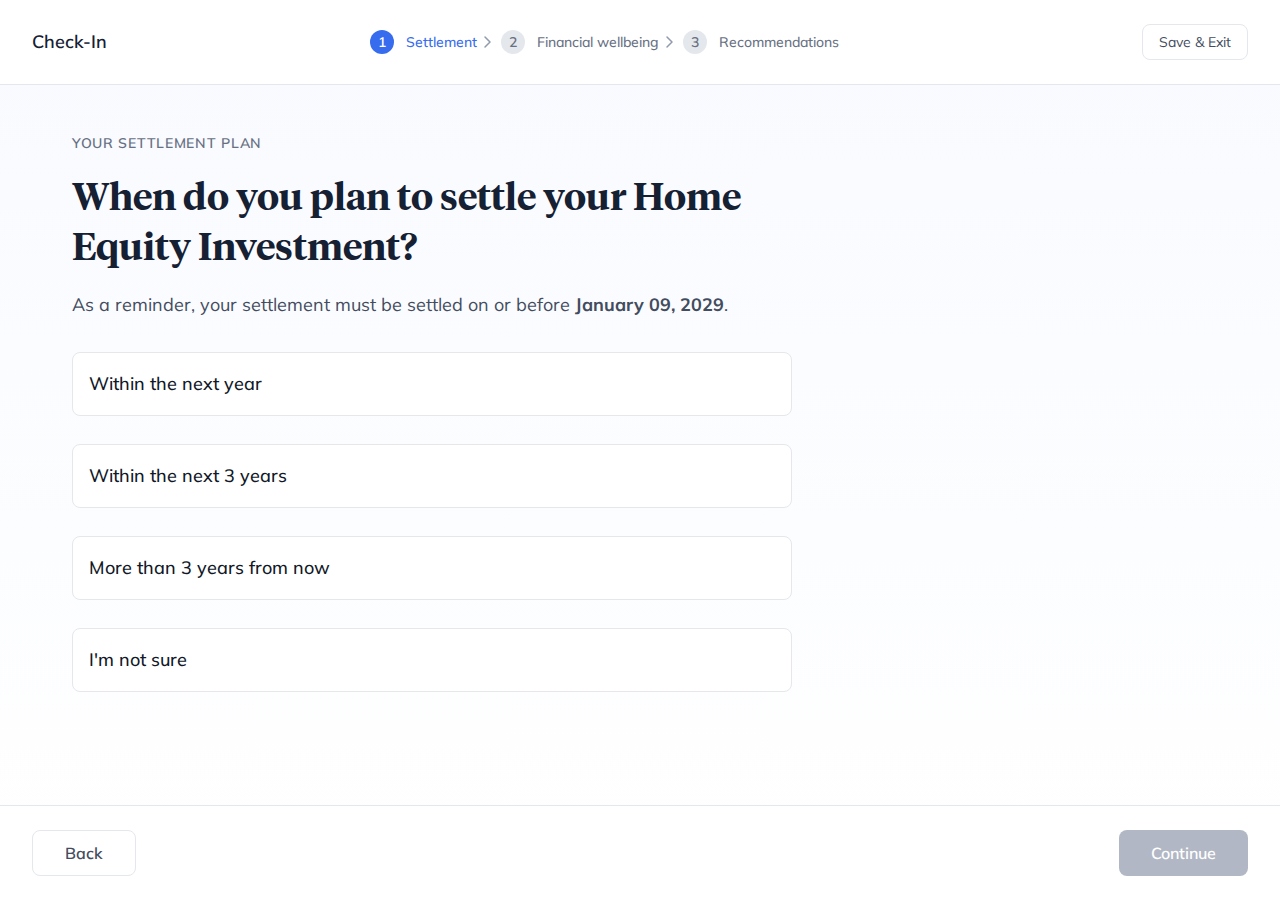
<file: index.html>
<!DOCTYPE html>
<html lang="en">
<head>
    <meta charset="UTF-8">
    <meta name="viewport" content="width=device-width, initial-scale=1.0">
    <title>Check-in Survey</title>
    <link rel="stylesheet" href="styles.css">
    <link href="https://fonts.googleapis.com/css2?family=Mulish:wght@400;500;600&display=swap" rel="stylesheet">
</head>
<body>
    <div class="app-container">
        <div class="top-nav">
            <div class="nav-left">
                <span class="brand">Check-In</span>
            </div>
            <div class="progress-steps">
                <div class="step active">
                    <span class="step-number">1</span>
                    <span class="step-text">Settlement</span>
                </div>
                <div class="step">
                    <span class="step-number">2</span>
                    <span class="step-text">Financial wellbeing</span>
                </div>
                <div class="step">
                    <span class="step-number">3</span>
                    <span class="step-text">Recommendations</span>
                    <span class="badge">0</span>
                </div>
            </div>
            <div class="nav-right">
                <button class="save-exit-btn">Save & Exit</button>
            </div>
        </div>

        <main class="main-content">
            <div class="question-container">
                <span class="question-label">YOUR SETTLEMENT PLAN</span>
                <h1 class="question-title">When do you plan to settle your Home Equity Investment?</h1>
                <p class="question-reminder">As a reminder, your settlement must be settled on or before <strong>January 01, 2032</strong></p>
                
                <div class="options">
                    <label class="option-wrapper">
                        <input type="radio" name="settlement" value="within-year">
                        <div class="option">
                            <div class="option-text">
                                <span class="option-title">Within the next year</span>
                                <span class="option-helper">Lorem ipsum dolor sit amet, consectetur adipiscing elit.</span>
                            </div>
                        </div>
                    </label>

                    <label class="option-wrapper">
                        <input type="radio" name="settlement" value="within-three-years">
                        <div class="option">
                            <div class="option-text">
                                <span class="option-title">Within the next 3 years</span>
                                <span class="option-helper">Lorem ipsum dolor sit amet, consectetur adipiscing elit.</span>
                            </div>
                        </div>
                    </label>

                    <label class="option-wrapper">
                        <input type="radio" name="settlement" value="more-than-three">
                        <div class="option">
                            <div class="option-text">
                                <span class="option-title">More than 3 years from now</span>
                                <span class="option-helper">Lorem ipsum dolor sit amet, consectetur adipiscing elit.</span>
                            </div>
                        </div>
                    </label>

                    <label class="option-wrapper">
                        <input type="radio" name="settlement" value="not-sure">
                        <div class="option">
                            <div class="option-text">
                                <span class="option-title">I'm not sure</span>
                            </div>
                        </div>
                    </label>
                </div>
            </div>
        </main>

        <footer class="navigation">
            <button class="nav-btn back-btn">Back</button>
            <button class="nav-btn continue-btn" disabled>Continue</button>
        </footer>
    </div>
    <script src="script.js"></script>
</body>
</html>
</file>
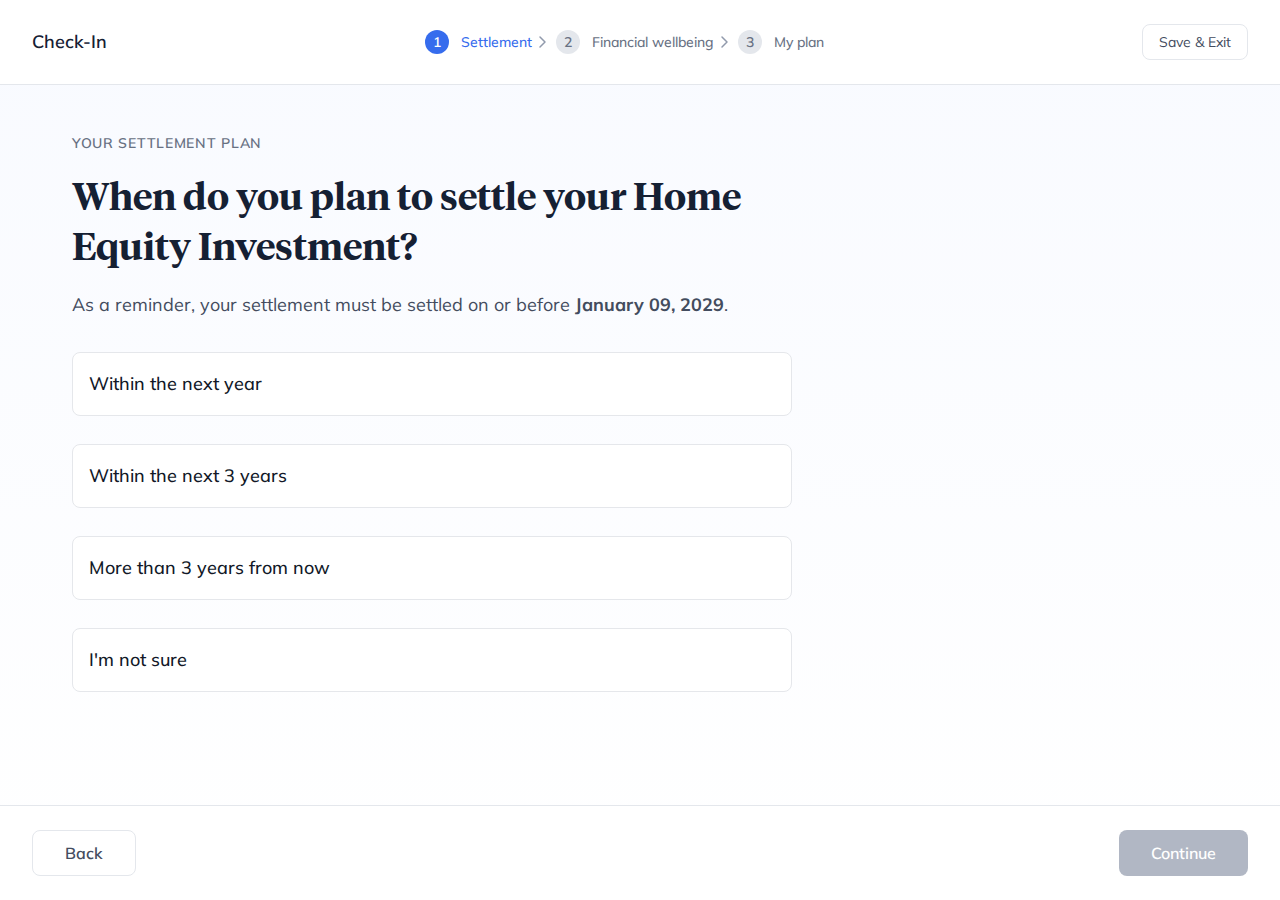
<file: check-in.html>
<!DOCTYPE html>
<html lang="en">
<head>
    <meta charset="UTF-8">
    <meta name="viewport" content="width=device-width, initial-scale=1.0">
    <title>Check-in Survey</title>
    <link rel="stylesheet" href="styles.css">
    <link href="https://fonts.googleapis.com/css2?family=Mulish:wght@400;500;600&display=swap" rel="stylesheet">
</head>
<body>
    <div class="app-container">
        <div class="top-nav">
            <div class="nav-left">
                <span class="brand">Check-In</span>
            </div>
            <div class="progress-steps">
                <div class="step active">
                    <span class="step-number">1</span>
                    <span class="step-text">Settlement</span>
                </div>
                <div class="step">
                    <span class="step-number">2</span>
                    <span class="step-text">Financial wellbeing</span>
                </div>
                <div class="step">
                    <span class="step-number">3</span>
                    <span class="step-text">My plan</span>
                </div>
            </div>
            <div class="nav-right">
                <button class="save-exit-btn">Save & Exit</button>
            </div>
        </div>

        <main class="main-content">
            <div class="question-container">
                <span class="question-label">YOUR SETTLEMENT PLAN</span>
                <h1 class="question-title">When do you plan to settle your Home Equity Investment?</h1>
                <p class="question-reminder">As a reminder, your settlement must be settled on or before <strong>January 01, 2032</strong></p>
                
                <div class="options">
                    <label class="option-wrapper">
                        <input type="radio" name="settlement" value="within-year">
                        <div class="option">
                            <div class="option-text">
                                <span class="option-title">Within the next year</span>
                                <span class="option-helper">Lorem ipsum dolor sit amet, consectetur adipiscing elit.</span>
                            </div>
                        </div>
                    </label>

                    <label class="option-wrapper">
                        <input type="radio" name="settlement" value="within-three-years">
                        <div class="option">
                            <div class="option-text">
                                <span class="option-title">Within the next 3 years</span>
                                <span class="option-helper">Lorem ipsum dolor sit amet, consectetur adipiscing elit.</span>
                            </div>
                        </div>
                    </label>

                    <label class="option-wrapper">
                        <input type="radio" name="settlement" value="more-than-three">
                        <div class="option">
                            <div class="option-text">
                                <span class="option-title">More than 3 years from now</span>
                                <span class="option-helper">Lorem ipsum dolor sit amet, consectetur adipiscing elit.</span>
                            </div>
                        </div>
                    </label>

                    <label class="option-wrapper">
                        <input type="radio" name="settlement" value="not-sure">
                        <div class="option">
                            <div class="option-text">
                                <span class="option-title">I'm not sure</span>
                            </div>
                        </div>
                    </label>
                </div>
            </div>
        </main>

        <footer class="navigation">
            <button class="nav-btn back-btn">Back</button>
            <button class="nav-btn continue-btn" disabled>Continue</button>
        </footer>
    </div>
    <script src="script.js"></script>
</body>
</html>
</file>
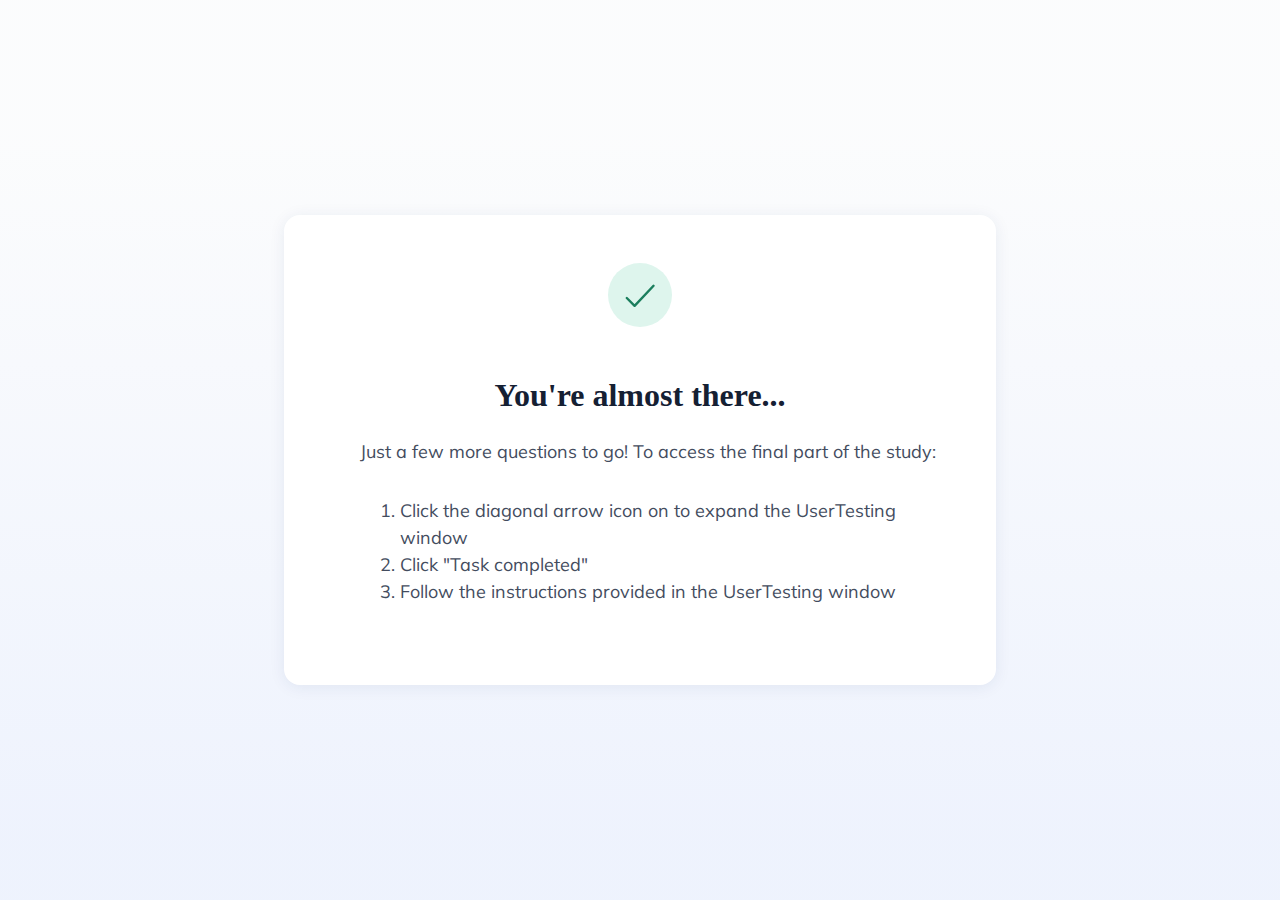
<file: success.html>
<!DOCTYPE html>
<html lang="en">
<head>
    <meta charset="UTF-8">
    <meta name="viewport" content="width=device-width, initial-scale=1.0">
    <title>Thank You - Home Equity Coach</title>
    <link href="https://fonts.googleapis.com/css2?family=Mulish:wght@400;500;600;700&display=swap" rel="stylesheet">
    <style>
        body {
            background: linear-gradient(180deg, rgba(250, 251, 252, 0.75) 15%, rgba(225, 233, 252, 0.56) 92.87%), #FFF;
            font-family: 'Mulish', sans-serif;
            margin: 0;
            min-height: 100vh;
            display: flex;
            flex-direction: column;
            align-items: center;
            justify-content: center;
        }
        .success-card {
            background: #fff;
            border-radius: 16px;
            box-shadow: 0 2px 16px rgba(26, 51, 101, 0.08);
            padding: 48px 56px;
            max-width: 600px;
            width: 90%;
            text-align: center;
        }
        .success-title {
            font-family: 'Tiempos Headline', serif;
            font-size: 32px;
            font-weight: 700;
            color: #152033;
            margin-bottom: 24px;
        }
        .success-message {
            font-size: 18px;
            color: #434C5E;
            line-height: 1.5;
            margin-left: 20px;
            margin-bottom: 32px;
            text-align: left;

        }
        .success-icon {
            width: 64px;
            height: 64px;
            margin-bottom: 24px;
        }
    </style>
</head>
<body>
    <div class="success-card">
        <img src="assets/checkmark.svg" alt="Success" class="success-icon">
        <h1 class="success-title">You're almost there...</h1>
        <p class = "success-message">Just a few more questions to go! To access the final part of the study: </p>
            <ol class = "success-message"><li>Click the diagonal arrow icon on to expand the UserTesting window</li>
                <li>Click "Task completed"</li>
                <li>Follow the instructions provided in the UserTesting window</li>
            </ol>
       
    </div>
</body>
</html>
</file>
<file: styles.css>
@font-face {
    font-family: "Tiempos Headline";
    src: url("fonts/TiemposHeadline-Semibold.otf") format("opentype");
    font-weight: 600;
    font-style: normal;
    font-display: swap;
}

:root {
    --primary-color: #366CED;
    --secondary-color: #F5A623;
    --background-color: #FFFFFF;
    --text-color: #434C5E;
    --header-color: #152033;
    --neutral-30: #E4E7EC;
    --neutral-200: #919AAC;
    --neutral-300: #687183;
    --neutral-400: #434C5E;
    --neutral-500: #152033;
    --border-radius: 8px;
    --transition-speed: 0.3s;
}

* {
    margin: 0;
    padding: 0;
    box-sizing: border-box;
}

body {
    font-family: 'Mulish', sans-serif;
    background-color: var(--background-color);
    color: var(--text-color);
    line-height: 30px;
    font-size: 18px;
    min-height: 100vh;
}

.app-container {
    min-height: 100vh;
    display: flex;
    flex-direction: column;
    background: linear-gradient(180deg, #F8FAFF 0%, rgba(248, 250, 255, 0) 100%);
}

/* Top Navigation */
.top-nav {
    display: flex;
    justify-content: space-between;
    align-items: center;
    padding: 1.5rem 2rem;
    border-bottom: 1px solid var(--neutral-30);
    background: white;
    position: fixed;
    top: 0;
    left: 0;
    right: 0;
    z-index: 100;
    width: 100%;
    box-sizing: border-box;
}

.brand {
    font-weight: 600;
    color: var(--header-color);
}

.progress-steps {
    display: flex;
    gap: 1.5rem;
    align-items: center;
}

.step {
    display: flex;
    align-items: center;
    gap: 0.75rem;
    color: var(--neutral-300);
    position: relative;
}

.step.active {
    color: var(--primary-color);
}

.step.completed {
    color: var(--neutral-300);
}

.step-number {
    display: flex;
    align-items: center;
    justify-content: center;
    width: 24px;
    height: 24px;
    min-width: 24px;
    border-radius: 50%;
    background-color: var(--neutral-30);
    font-size: 14px;
    font-weight: 600;
    flex-shrink: 0;
}

.step.active .step-number {
    background-color: var(--primary-color);
    color: white;
}

.step.completed .step-number {
    background-color: var(--neutral-30);
    color: var(--neutral-300);
}

.step-text {
    font-size: 14px;
    font-weight: 500;
    white-space: normal;
    text-align: left;
    line-height: 1.2;
}

/* Add arrow between steps */
.step:not(:last-child)::after {
    content: '';
    display: block;
    width: 20px;
    height: 20px;
    background-image: url("data:image/svg+xml,%3Csvg width='20' height='20' viewBox='0 0 20 20' fill='none' xmlns='http://www.w3.org/2000/svg'%3E%3Cpath d='M8 5L13 10L8 15' stroke='%23919AAC' stroke-width='1.5' stroke-linecap='round' stroke-linejoin='round'/%3E%3C/svg%3E");
    position: absolute;
    right: -1.25rem;
    top: 50%;
    transform: translateY(-50%);
    flex-shrink: 0;
}

.save-exit-btn {
    padding: 0.5rem 1rem;
    border: 1px solid var(--neutral-30);
    border-radius: var(--border-radius);
    background: transparent;
    color: var(--text-color);
    font-family: 'Mulish', sans-serif;
    font-size: 14px;
    cursor: pointer;
    transition: all var(--transition-speed) ease-in-out;
    white-space: nowrap;
}

.save-exit-btn:hover {
    border-color: var(--neutral-300);
}

/* Badge Styles */
.badge {
    background: rgba(37, 190, 138, 0.35);
    color: #25BE8A;
    font-size: 12px;
    font-weight: 600;
    min-width: 20px;
    height: 20px;
    border-radius: 4px;
    display: flex;
    align-items: center;
    justify-content: center;
    padding: 0 6px;
    margin-left: 8px;
    opacity: 0;
    transform: scale(0.5);
    transition: all var(--transition-speed) cubic-bezier(0.4, 0, 0.2, 1);
    flex-shrink: 0;
}

.badge.visible {
    opacity: 1;
    transform: scale(1);
}

@keyframes badgePop {
    0% {
        transform: scale(0.5);
    }
    50% {
        transform: scale(1.1);
    }
    100% {
        transform: scale(1);
    }
}

.badge.animate {
    animation: badgePop 0.3s cubic-bezier(0.4, 0, 0.2, 1);
}

/* Mobile Responsive Styles */
@media screen and (max-width: 768px) {
    .top-nav {
        padding: 1rem;
    }

    .progress-steps {
        padding-right: 120px; /* Smaller space for Recommendations on mobile */
    }

    .step {
        gap: 0.5rem;
    }

    .step-text {
        font-size: 12px;
    }

    .step:last-child {
        padding-left: 1rem;
    }

    .nav-left {
        width: 100%;
        text-align: center;
    }

    .step:not(:last-child)::after {
        right: -0.5rem;
        width: 12px;
        height: 12px;
    }

    .step-number {
        width: 24px;
        height: 24px;
        min-width: 24px;
        font-size: 12px;
        flex-shrink: 0;
    }

    .badge {
        min-width: 18px;
        height: 18px;
        font-size: 11px;
        margin-left: 4px;
        flex-shrink: 0;
    }

    .nav-right {
        width: 100%;
        display: flex;
        justify-content: center;
    }

    .save-exit-btn {
        width: 100%;
        text-align: center;
        padding: 0.75rem 1rem;
    }
}

@media screen and (max-width: 480px) {
    .progress-steps {
        gap: 0.25rem;
    }

    .step-text {
        max-width: 60px;
        font-size: 11px;
    }

    .step:not(:last-child)::after {
        right: -0.25rem;
        width: 10px;
        height: 10px;
    }
}

/* Main Content */
.main-content {
    flex: 1;
    padding: 8rem 2rem 12rem 2rem;
    max-width: 1200px;
    margin: 0 auto;
    width: 100%;
    overflow-y: auto;
    position: relative;
}

.question-container {
    max-width: 720px;
}

.question-label {
    display: block;
    color: var(--neutral-300);
    font-size: 14px;
    font-weight: 600;
    margin-bottom: 1rem;
    letter-spacing: 0.05em;
}

.question-title {
    color: var(--header-color);
    font-family: "Tiempos Headline", serif;
    font-size: 38px;
    font-weight: 600;
    line-height: 50px;
    margin-bottom: 1rem;
}

.question-reminder {
    color: var(--text-color);
    margin-bottom: 2rem;
}

.options {
    display: flex;
    flex-direction: column;
    gap: 1rem;
    margin-top: 2rem;
}

.option-wrapper {
    cursor: pointer;
}

.option-wrapper input[type="radio"] {
    display: none;
}

.option {
    border: 1px solid #E5E7EB;
    border-radius: 8px;
    padding: 16px;
    margin-bottom: 12px;
    cursor: pointer;
    transition: all 0.3s ease;
    background-color: white;
}

.option:hover {
    border-color: #366CED;
}

.option.expanded {
    border-color: #366CED;
    background-color: white;
}

.option.expanded .option-title {
    color: #366CED;
}

.option-text {
    display: flex;
    flex-direction: column;
    gap: 4px;
}

.option-title {
    font-weight: 500;
    color: #111827;
    transition: color 0.3s ease;
}

.option-helper {
    font-size: 14px;
    color: #6B7280;
}

.option-insight-wrapper {
    margin-top: 12px;
    padding-top: 12px;
    display: none;
    animation: fadeIn 0.3s ease;
}

.option-insight {
    background-color: rgba(54, 108, 237, 0.05);
    border-radius: 6px;
    padding: 20px;
}

.option-insight p {
    font-size: 14px;
    color: #4B5563;
    line-height: 1.5;
    margin: 0;
}

@keyframes fadeIn {
    from {
        opacity: 0;
        transform: translateY(-8px);
    }
    to {
        opacity: 1;
        transform: translateY(0);
    }
}

input[type="radio"] {
    display: none;
}

input[type="radio"]:checked + .option {
    border-color: #366CED;
    background-color: white;
}

input[type="radio"]:checked + .option .option-title {
    color: #366CED;
}

/* Navigation Footer */
.navigation {
    display: flex;
    justify-content: space-between;
    padding: 1.5rem 2rem;
    border-top: 1px solid var(--neutral-30);
    background: white;
    position: fixed;
    bottom: 0;
    left: 0;
    right: 0;
    z-index: 100;
}

.nav-btn {
    padding: 0.75rem 2rem;
    border-radius: var(--border-radius);
    font-family: 'Mulish', sans-serif;
    font-size: 16px;
    font-weight: 600;
    cursor: pointer;
    transition: all var(--transition-speed) ease-in-out;
}

.back-btn {
    background-color: transparent;
    border: 1px solid var(--neutral-30);
    color: var(--text-color);
}

.back-btn:hover {
    border-color: var(--neutral-300);
}

.continue-btn {
    background-color: var(--primary-color);
    border: none;
    color: white;
}

.continue-btn:hover:not(:disabled) {
    background-color: #2B56D4;
}

.continue-btn:disabled {
    background-color: var(--neutral-200);
    cursor: not-allowed;
    opacity: 0.7;
}

/* Results page specific styles */
.results {
    text-align: center;
    padding: 2rem;
    opacity: 0;
    transform: translateY(20px);
    transition: opacity var(--transition-speed) ease-in-out, transform var(--transition-speed) ease-in-out;
}

.results.visible {
    opacity: 1;
    transform: translateY(0);
}

.results h2 {
    color: var(--header-color);
    margin-bottom: 2rem;
    font-size: 38px;
    font-family: "Tiempos Headline", serif;
    font-weight: 600;
    line-height: 50px;
}

.recommendations {
    margin-top: 2rem;
    text-align: left;
}

.recommendation-card {
    background: var(--background-color);
    border-radius: var(--border-radius);
    padding: 1.5rem;
    margin-bottom: 1rem;
    box-shadow: 0 2px 4px rgba(0, 0, 0, 0.05);
    border: 1px solid var(--neutral-30);
}

.recommendation-card h3 {
    color: var(--header-color);
    font-family: "Tiempos Headline", serif;
    font-size: 24px;
    font-weight: 600;
    margin-bottom: 1rem;
}

.email-form {
    margin-top: 2rem;
    padding: 1.5rem;
    background-color: rgba(54, 108, 237, 0.05);
    border-radius: var(--border-radius);
}

.email-form input {
    width: 100%;
    padding: 0.75rem;
    border: 2px solid var(--neutral-30);
    border-radius: var(--border-radius);
    margin-bottom: 1rem;
    color: var(--text-color);
}

.email-form button {
    width: 100%;
    padding: 0.75rem;
    background-color: var(--primary-color);
    color: var(--background-color);
    border: none;
    border-radius: var(--border-radius);
    cursor: pointer;
    transition: background-color var(--transition-speed) ease-in-out;
}

.email-form button:hover {
    background-color: #2B56D4;
}

.info-card {
    margin-top: 1rem;
    padding: 1.5rem;
    background-color: var(--neutral-30);
    border-radius: var(--border-radius);
}

.info-card h3 {
    color: var(--header-color);
    font-family: "Tiempos Headline", serif;
    font-size: 24px;
    font-weight: 600;
    margin-bottom: 1rem;
}

.info-step {
    margin-bottom: 1rem;
    color: var(--text-color);
    line-height: 1.5;
}

.info-step:last-child {
    margin-bottom: 0;
}

.info-step strong {
    color: var(--header-color);
    font-weight: 600;
}

/* Outcome Screen */
.outcome-screen {
    max-width: 1200px;
    margin: 0 auto;
    padding: 2rem;
}

.outcome-title {
    color: var(--header-color);
    font-family: "Tiempos Headline", serif;
    font-size: 38px;
    font-weight: 600;
    line-height: 50px;
    margin-bottom: 1rem;
}

.outcome-context {
    color: var(--text-color);
    font-size: 18px;
    line-height: 28px;
    margin-bottom: 3rem;
}

.section-label {
    display: block;
    color: var(--neutral-300);
    font-size: 14px;
    font-weight: 600;
    margin-bottom: 1rem;
    letter-spacing: 0.05em;
}

/* Top Recommendation */
.top-recommendation {
    margin-bottom: 4rem;
}

.recommendation-card.featured {
    background-color: var(--primary-color);
    color: white;
    padding: 2rem;
    border-radius: var(--border-radius);
}

.recommendation-card.featured h3 {
    color: white;
    font-size: 24px;
    margin-bottom: 1rem;
}

.recommendation-card.featured p {
    color: white;
    opacity: 0.9;
    margin-bottom: 1.5rem;
}

.recommendation-card.featured .recommendation-link {
    color: white;
    border-color: rgba(255, 255, 255, 0.3);
}

.recommendation-card.featured .recommendation-link:hover {
    background-color: rgba(255, 255, 255, 0.1);
    border-color: rgba(255, 255, 255, 0.5);
}

/* Recommendations Grid */
.recommendations-grid {
    display: grid;
    grid-template-columns: repeat(auto-fit, minmax(300px, 1fr));
    gap: 2rem;
}

.recommendation-category {
    margin-bottom: 2rem;
}

.recommendation-list {
    display: flex;
    flex-direction: column;
    gap: 1rem;
}

.recommendation-card {
    background: white;
    border: 1px solid var(--neutral-30);
    border-radius: var(--border-radius);
    padding: 1.5rem;
    display: flex;
    flex-direction: column;
    height: 100%;
}

.card-content {
    flex: 1;
}

.recommendation-card h3 {
    color: var(--header-color);
    font-size: 18px;
    margin-bottom: 0.5rem;
}

.recommendation-card p {
    color: var(--text-color);
    font-size: 16px;
    line-height: 24px;
    margin-bottom: 1.5rem;
}

.recommendation-link {
    display: flex;
    align-items: center;
    justify-content: space-between;
    text-decoration: none;
    color: var(--primary-color);
    font-weight: 600;
    padding: 0.75rem 1rem;
    border: 1px solid var(--neutral-30);
    border-radius: var(--border-radius);
    transition: all var(--transition-speed) ease-in-out;
}

.recommendation-link:hover {
    border-color: var(--primary-color);
    background-color: rgba(54, 108, 237, 0.05);
}

/* Mobile Responsive Styles for Recommendations */
@media screen and (max-width: 768px) {
    .outcome-title {
        font-size: 32px;
        line-height: 42px;
    }

    .recommendations-grid {
        grid-template-columns: 1fr;
    }

    .recommendation-card.featured {
        padding: 1.5rem;
    }
}

@media screen and (max-width: 480px) {
    .outcome-screen {
        padding: 1rem;
    }

    .outcome-title {
        font-size: 28px;
        line-height: 38px;
    }

    .recommendation-card {
        padding: 1rem;
    }
}

/* Insight Component */
@media screen and (min-width: 769px) {
    .insight-container {
        position: static;
        padding: 1.5rem 0 0 0;
        background: none;
        margin-top: 1rem;
    }

    .insight {
        max-width: 100%;
    }
}

@media screen and (max-width: 768px) {
    .insight-container {
        position: fixed;
        bottom: calc(5rem + 1px);
        left: 0;
        right: 0;
        padding: 0 2rem;
        z-index: 99;
        background: linear-gradient(to top, 
            rgba(255, 255, 255, 1) 0%,
            rgba(255, 255, 255, 1) 90%,
            rgba(255, 255, 255, 0) 100%
        );
        padding-top: 2rem;
    }
}

.insight {
    background-color: rgba(54, 108, 237, 0.1);
    border-radius: var(--border-radius);
    padding: 1.5rem;
    opacity: 0;
    transform: translateY(10px);
    transition: all var(--transition-speed) ease-in-out;
    max-width: 1200px;
    margin: 0 auto;
}

.insight.visible {
    opacity: 1;
    transform: translateY(0);
}

.insight p {
    color: var(--text-color);
    font-size: 16px;
    line-height: 24px;
    margin: 0;
}

/* Loading Interstitial */
.loading-screen {
    position: fixed;
    top: 0;
    left: 0;
    width: 100%;
    height: 100%;
    background: linear-gradient(135deg, #F5F7FF 0%, #EEF1FF 100%);
    display: flex;
    align-items: center;
    justify-content: center;
    z-index: 1000;
}

.loading-content {
    background: white;
    padding: 2rem;
    border-radius: var(--border-radius);
    box-shadow: 0 4px 6px -1px rgba(0, 0, 0, 0.1), 0 2px 4px -1px rgba(0, 0, 0, 0.06);
    width: 90%;
    max-width: 400px;
}

.loading-title {
    color: var(--header-color);
    font-size: 24px;
    font-weight: 600;
    margin-bottom: 2rem;
}

.loading-steps {
    display: flex;
    flex-direction: column;
    gap: 1rem;
}

.loading-step {
    display: flex;
    align-items: center;
    gap: 1rem;
    color: var(--text-color);
    font-size: 16px;
}

.step-icon {
    width: 24px;
    height: 24px;
    position: relative;
}

.spinner {
    border: 2px solid var(--neutral-30);
    border-top: 2px solid var(--primary-color);
    border-radius: 50%;
    width: 100%;
    height: 100%;
    animation: spin 1s linear infinite;
    position: absolute;
    top: 0;
    left: 0;
    opacity: 1;
    transition: opacity 0.3s ease-out;
}

.checkmark {
    position: absolute;
    top: 0;
    left: 0;
    width: 100%;
    height: 100%;
    opacity: 0;
    transition: opacity 0.3s ease-out;
    color: var(--primary-color);
    display: flex;
    align-items: center;
    justify-content: center;
}

.loading-step.completed .spinner {
    opacity: 0;
}

.loading-step.completed .checkmark {
    opacity: 1;
}

@keyframes spin {
    0% { transform: rotate(0deg); }
    100% { transform: rotate(360deg); }
}

/* Fade out animation for the loading screen */
.loading-screen.fade-out {
    opacity: 0;
    transition: opacity 0.5s ease-out;
    pointer-events: none;
}

/* Text Input Styles */
.text-input-container {
    margin-top: 2rem;
}

.text-input {
    width: 100%;
    padding: 1rem;
    font-size: 16px;
    line-height: 24px;
    border: 2px solid var(--neutral-30);
    border-radius: var(--border-radius);
    color: var(--text-color);
    font-family: 'Mulish', sans-serif;
    transition: all var(--transition-speed) ease-in-out;
}

.text-input:hover {
    border-color: var(--primary-color);
    background-color: rgba(54, 108, 237, 0.05);
}

.text-input:focus {
    outline: none;
    border-color: var(--primary-color);
    background-color: white;
}

.text-input::placeholder {
    color: var(--neutral-200);
}

.input-helper {
    margin-top: 0.5rem;
    color: var(--neutral-300);
    font-size: 14px;
}

/* Mobile Responsive Styles for Text Input */
@media screen and (max-width: 768px) {
    .text-input {
        padding: 0.75rem;
        font-size: 14px;
    }
}

/* Checkbox Styles */
.checkbox-options {
    display: flex;
    flex-direction: column;
    gap: 0.75rem;
    margin-top: 2rem;
}

.checkbox-wrapper {
    cursor: pointer;
}

.checkbox-option {
    display: flex;
    align-items: center;
    gap: 1rem;
    padding: 1.25rem;
    border: 1px solid var(--neutral-30);
    border-radius: var(--border-radius);
    cursor: pointer;
    transition: all var(--transition-speed) ease-in-out;
}

.checkbox-option:hover {
    border-color: var(--primary-color);
    background-color: var(--primary-hover);
}

.checkbox-option input[type="checkbox"] {
    position: absolute;
    opacity: 0;
    cursor: pointer;
    width: 24px;
    height: 24px;
}

.checkbox-custom {
    position: relative;
    height: 24px;
    width: 24px;
    background-color: white;
    border: 2px solid var(--neutral-30);
    border-radius: 6px;
    transition: all var(--transition-speed) ease-in-out;
}

.checkbox-option:hover .checkbox-custom {
    border-color: var(--primary-color);
}

.checkbox-option input:checked ~ .checkbox-custom {
    background-color: var(--primary-color);
    border-color: var(--primary-color);
}

.checkbox-custom:after {
    content: "";
    position: absolute;
    display: none;
    left: 8px;
    top: 4px;
    width: 5px;
    height: 10px;
    border: solid white;
    border-width: 0 2px 2px 0;
    transform: rotate(45deg);
}

.checkbox-option input:checked ~ .checkbox-custom:after {
    display: block;
}

.other-option {
    position: relative;
}

.other-input {
    position: absolute;
    right: 1.25rem;
    top: 50%;
    transform: translateY(-50%);
    width: 200px;
    padding: 0.75rem 1rem;
    border: 1px solid var(--neutral-30);
    border-radius: var(--border-radius);
    font-family: 'Mulish', sans-serif;
    font-size: 16px;
    transition: all var(--transition-speed) ease-in-out;
}

.other-input:disabled {
    background-color: var(--neutral-10);
    cursor: not-allowed;
}

.other-input:not(:disabled) {
    border-color: var(--primary-color);
}

.other-input:focus {
    outline: none;
    border-color: var(--primary-color);
    box-shadow: 0 0 0 3px rgba(54, 108, 237, 0.1);
}

@media screen and (max-width: 768px) {
    .other-input {
        position: relative;
        right: auto;
        top: auto;
        transform: none;
        width: 100%;
        margin-top: 0.5rem;
    }

    .other-option {
        flex-wrap: wrap;
    }
}

/* Mobile Responsive Styles for Checkboxes */
@media screen and (max-width: 768px) {
    .checkbox-option {
        padding: 0.75rem 1rem;
    }

    .checkbox-text {
        font-size: 14px;
        line-height: 20px;
    }
}

/* Mobile Responsive Adjustments */
@media screen and (max-width: 768px) {
    .main-content {
        padding: 10rem 1rem 10rem 1rem;
    }

    .navigation {
        padding: 1rem;
    }

    .insight-container {
        bottom: calc(4rem + 1px);
        padding: 1.5rem 1rem 0 1rem;
    }
}

.multi-select {
    display: flex;
    flex-direction: column;
    gap: 1rem;
}

.checkbox-option {
    display: flex;
    align-items: center;
    gap: 1rem;
    padding: 1.25rem;
    border: 1px solid var(--neutral-30);
    border-radius: var(--border-radius);
    cursor: pointer;
    transition: all var(--transition-speed) ease-in-out;
}

.checkbox-option:hover {
    border-color: var(--primary-color);
    background-color: var(--primary-hover);
}

.checkbox-option input[type="checkbox"] {
    position: absolute;
    opacity: 0;
    cursor: pointer;
    width: 24px;
    height: 24px;
}

.checkbox-custom {
    position: relative;
    height: 24px;
    width: 24px;
    background-color: white;
    border: 2px solid var(--neutral-30);
    border-radius: 6px;
    transition: all var(--transition-speed) ease-in-out;
}

.checkbox-option:hover .checkbox-custom {
    border-color: var(--primary-color);
}

.checkbox-option input:checked ~ .checkbox-custom {
    background-color: var(--primary-color);
    border-color: var(--primary-color);
}

.checkbox-custom:after {
    content: "";
    position: absolute;
    display: none;
    left: 8px;
    top: 4px;
    width: 5px;
    height: 10px;
    border: solid white;
    border-width: 0 2px 2px 0;
    transform: rotate(45deg);
}

.checkbox-option input:checked ~ .checkbox-custom:after {
    display: block;
}

.other-option {
    position: relative;
}

.other-input {
    position: absolute;
    right: 1.25rem;
    top: 50%;
    transform: translateY(-50%);
    width: 200px;
    padding: 0.75rem 1rem;
    border: 1px solid var(--neutral-30);
    border-radius: var(--border-radius);
    font-family: 'Mulish', sans-serif;
    font-size: 16px;
    transition: all var(--transition-speed) ease-in-out;
}

.other-input:disabled {
    background-color: var(--neutral-10);
    cursor: not-allowed;
}

.other-input:not(:disabled) {
    border-color: var(--primary-color);
}

.other-input:focus {
    outline: none;
    border-color: var(--primary-color);
    box-shadow: 0 0 0 3px rgba(54, 108, 237, 0.1);
}

@media screen and (max-width: 768px) {
    .other-input {
        position: relative;
        right: auto;
        top: auto;
        transform: none;
        width: 100%;
        margin-top: 0.5rem;
    }

    .other-option {
        flex-wrap: wrap;
    }
}

/* Recommendation Modal */
.recommendation-modal {
    position: fixed;
    bottom: 0;
    left: 0;
    right: 0;
    background: white;
    border-radius: 16px 16px 0 0;
    box-shadow: 0 -2px 10px rgba(0, 0, 0, 0.1);
    transform: translateY(100%);
    transition: transform 0.3s ease-in-out;
    z-index: 1000;
}

.recommendation-modal.show {
    transform: translateY(0);
}

.recommendation-modal-content {
    max-width: 1200px;
    margin: 0 auto;
    width: calc(100% - 48px);
    padding: 24px;
}

.recommendation-modal h2 {
    margin: 0 0 8px 0;
    font-size: 24px;
    font-weight: 600;
    color: #1a1a1a;
}

.recommendation-modal p {
    margin: 0 0 24px 0;
    color: #666;
    font-size: 16px;
    line-height: 1.5;
}

.recommendation-modal-buttons {
    display: flex;
    gap: 16px;
    margin-top: 24px;
}

.recommendation-modal-buttons button {
    flex: 1;
    padding: 12px 24px;
    border-radius: 8px;
    font-weight: 600;
    cursor: pointer;
    transition: all 0.2s;
    font-family: 'Mulish', sans-serif;
}

.recommendation-modal-buttons .primary-button {
    background: #366ced;
    color: white;
    border: none;
}

.recommendation-modal-buttons .primary-button:hover {
    background: #2B56D4;
}

.recommendation-modal-buttons .secondary-button {
    background: transparent;
    color: #666;
    border: none;
}

.recommendation-modal-buttons .secondary-button:hover {
    color: #366ced;
}

/* Plan Section */
.plan-section {
    background: #f8f9fa;
    border-radius: 8px;
    padding: 20px;
    margin: 20px 0;
    transition: all 0.3s ease;
}

.plan-section.collapsed .plan-list {
    display: none;
}

.plan-section.collapsed .collapse-button svg {
    transform: rotate(180deg);
}

.plan-header {
    display: flex;
    align-items: center;
    justify-content: space-between;
    margin-bottom: 16px;
    gap: 16px;
}

.plan-header h2 {
    margin: 0;
    font-size: 18px;
    font-weight: 600;
    color: #1a1a1a;
}

.plan-header .time-estimate {
    display: flex;
    align-items: center;
    gap: 8px;
    color: #666;
    font-size: 14px;
    margin-left: auto;
}

.plan-header .time-estimate svg {
    color: #366ced;
}

.plan-header .time-estimate span:last-child {
    color: #366ced;
    font-weight: 600;
}

.collapse-button {
    background: none;
    border: none;
    padding: 8px;
    cursor: pointer;
    color: #666;
    transition: color 0.2s;
}

.collapse-button:hover {
    color: #366ced;
}

.collapse-button svg {
    transition: transform 0.3s ease;
}

.plan-section.collapsed .collapse-button svg {
    transform: rotate(180deg);
}

.plan-list {
    display: flex;
    flex-direction: column;
    gap: 12px;
}

.plan-item {
    display: flex;
    justify-content: space-between;
    align-items: center;
    padding: 12px;
    background: white;
    border-radius: 6px;
    box-shadow: 0 1px 3px rgba(0, 0, 0, 0.1);
}

.plan-item h3 {
    margin: 0;
    font-size: 1rem;
    font-weight: 500;
}

/* Checkbox styles */
.checkbox {
    position: absolute;
    top: 12px;
    right: 12px;
    display: inline-block;
    cursor: pointer;
    z-index: 1;
}

.checkbox input {
    position: absolute;
    opacity: 0;
    cursor: pointer;
    width: 24px;
    height: 24px;
}

.checkmark {
    position: absolute;
    display: inline-block;
    width: 24px;
    height: 24px;
    background-color: white;
    border: 2px solid #366ced;
    border-radius: 4px;
    transition: all 0.2s ease;
}

.checkbox:hover .checkmark {
    background-color: #f0f7ff;
    border-color: #2B56D4;
}

.checkbox input:checked + .checkmark {
    background-color: #366ced;
    border-color: #366ced;
}

.checkmark:after {
    content: "";
    position: absolute;
    display: none;
    left: 8px;
    top: 4px;
    width: 5px;
    height: 10px;
    border: solid white;
    border-width: 0 2px 2px 0;
    transform: rotate(45deg);
}

.checkbox input:checked + .checkmark:after {
    display: block;
}

/* Recommendation card adjustments */
.recommendation-card {
    position: relative;
    padding-right: 48px; /* Make room for checkbox */
}

/* Sticky Footer */
.sticky-footer {
    position: fixed;
    bottom: 0;
    left: 0;
    right: 0;
    background: white;
    padding: 16px 0;
    box-shadow: 0 -2px 10px rgba(0, 0, 0, 0.1);
    display: flex;
    flex-direction: column;
    gap: 16px;
    z-index: 1000;
    font-family: 'Mulish', sans-serif;
}

.sticky-footer > * {
    max-width: 1200px;
    margin: 0 auto;
    width: calc(100% - 48px); /* Account for padding */
    padding: 0 24px;
}

/* Plan Section in Footer */
.sticky-footer .plan-section {
    background: #f8f9fa;
    border-radius: 8px;
    padding: 16px;
    margin: 0 auto; /* Center the plan section */
    width: calc(100% - 48px); /* Account for padding */
    max-width: 1200px;
}

.sticky-footer .plan-section.collapsed .plan-list {
    display: none;
}

.sticky-footer .plan-section.collapsed .collapse-button svg {
    transform: rotate(180deg);
}

.sticky-footer .plan-header {
    display: flex;
    justify-content: space-between;
    align-items: center;
    margin-bottom: 12px;
}

.sticky-footer .plan-header h2 {
    margin: 0;
    font-size: 1.25rem;
    font-weight: 600;
    color: var(--header-color);
}

.sticky-footer .collapse-button {
    background: none;
    border: none;
    padding: 8px;
    cursor: pointer;
    color: var(--neutral-300);
    transition: all 0.2s ease;
}

.sticky-footer .collapse-button:hover {
    color: var(--neutral-500);
}

.sticky-footer .plan-list {
    display: flex;
    flex-direction: column;
    gap: 8px;
    max-height: 200px;
    overflow-y: auto;
}

.sticky-footer .plan-item {
    display: flex;
    justify-content: space-between;
    align-items: center;
    padding: 12px;
    background: white;
    border-radius: 6px;
    box-shadow: 0 1px 2px rgba(0, 0, 0, 0.05);
}

.sticky-footer .plan-item h3 {
    margin: 0;
    font-size: 1rem;
    font-weight: 500;
    color: var(--text-color);
}

.action-verb {
    color: #366ced;
    font-weight: 600;
    margin-right: 4px;
}

/* Adjust main content padding for sticky footer */
.outcome-screen {
    padding-bottom: 160px;
}

/* Notification */
.notification {
    position: fixed;
    bottom: 80px;
    left: 50%;
    transform: translateX(-50%) translateY(100%);
    background: #333;
    color: white;
    padding: 12px 24px;
    border-radius: 6px;
    opacity: 0;
    transition: all 0.3s ease;
    z-index: 1001;
}

.notification.show {
    transform: translateX(-50%) translateY(0);
    opacity: 1;
}

/* Modal */
.modal {
    position: fixed;
    top: 0;
    left: 0;
    right: 0;
    bottom: 0;
    background: rgba(0, 0, 0, 0.5);
    display: flex;
    align-items: center;
    justify-content: center;
    z-index: 1002;
}

.modal-content {
    background: white;
    padding: 32px;
    border-radius: 12px;
    text-align: center;
    max-width: 400px;
    width: 90%;
}

.modal-content h2 {
    margin: 0 0 24px 0;
    font-size: 1.5rem;
}

.modal-content button {
    background: #007AFF;
    color: white;
    border: none;
    padding: 12px 24px;
    border-radius: 6px;
    font-weight: 500;
    cursor: pointer;
    transition: all 0.2s ease;
}

.modal-content button:hover {
    background: #0056b3;
}

/* Time estimate animation */
#planTotalMinutes {
    display: inline-block;
    min-width: 2ch;
    font-weight: 600;
    color: #366ced;
}

/* Recommendation checkbox styles */
.recommendation-checkbox {
    position: absolute;
    top: 16px;
    right: 16px;
    display: inline-block;
    cursor: pointer;
    z-index: 1;
}

.recommendation-checkbox input {
    position: absolute;
    opacity: 0;
    cursor: pointer;
    width: 24px;
    height: 24px;
}

.recommendation-checkmark {
    position: absolute;
    display: inline-block;
    width: 24px;
    height: 24px;
    background-color: white;
    border: 2px solid #366ced;
    border-radius: 4px;
    transition: all 0.2s ease;
}

.recommendation-checkbox:hover .recommendation-checkmark {
    background-color: #f0f7ff;
    border-color: #2B56D4;
}

.recommendation-checkbox input:checked + .recommendation-checkmark {
    background-color: #366ced;
    border-color: #366ced;
}

.recommendation-checkmark:after {
    content: "";
    position: absolute;
    display: none;
    left: 8px;
    top: 4px;
    width: 5px;
    height: 10px;
    border: solid white;
    border-width: 0 2px 2px 0;
    transform: rotate(45deg);
}

.recommendation-checkbox input:checked + .recommendation-checkmark:after {
    display: block;
}

/* Recommendation card adjustments */
.recommendation-card {
    position: relative;
    padding: 24px;
    padding-right: 56px; /* Increased right padding to accommodate checkbox */
}

.footer-buttons {
    display: flex;
    justify-content: flex-end;
    gap: 16px;
}

.primary-button, .secondary-button {
    padding: 12px 24px;
    border-radius: 6px;
    font-weight: 500;
    cursor: pointer;
    transition: all 0.2s ease;
    font-family: 'Mulish', sans-serif;
}

.primary-button {
    background: #366ced;
    color: white;
    border: none;
}

.primary-button:hover {
    background: #2B56D4;
}

.secondary-button {
    background: white;
    color: #366ced;
    border: 1px solid #366ced;
}

.secondary-button:hover {
    background: #f0f7ff;
}
</file>
